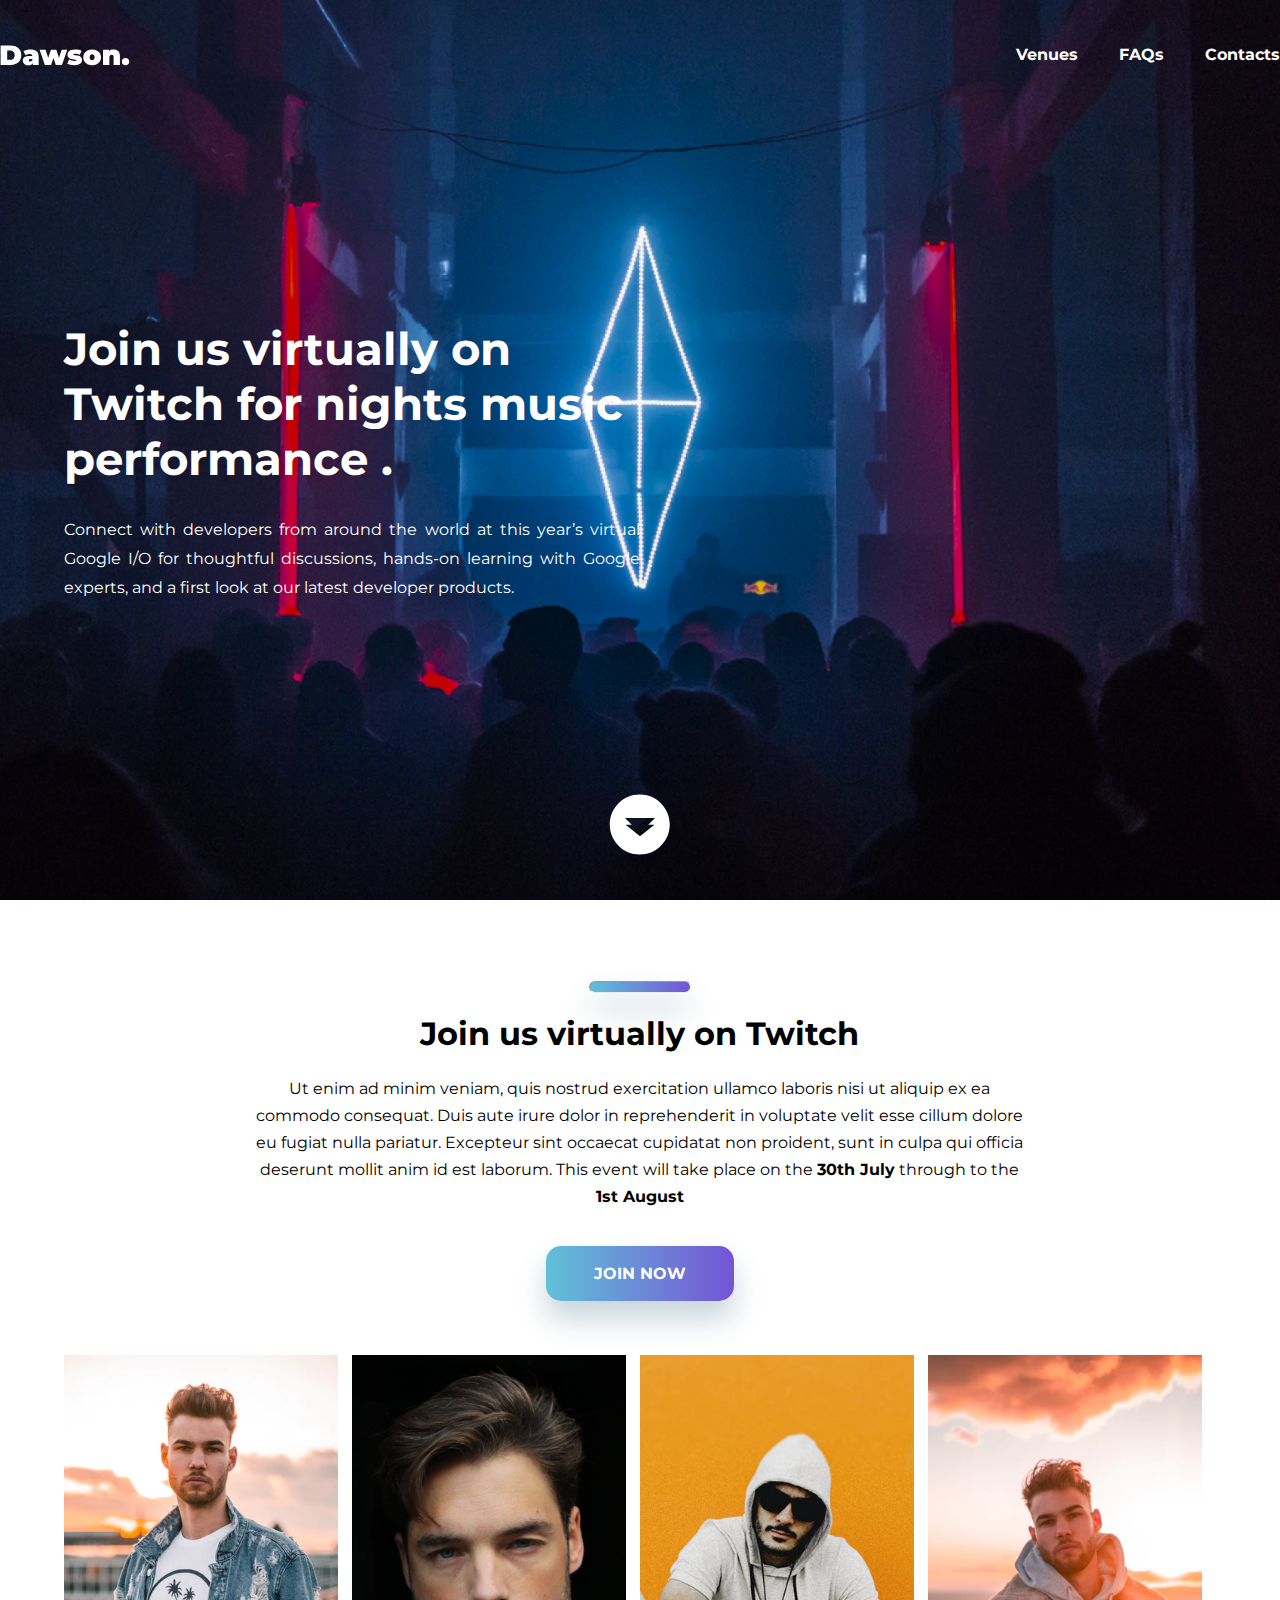
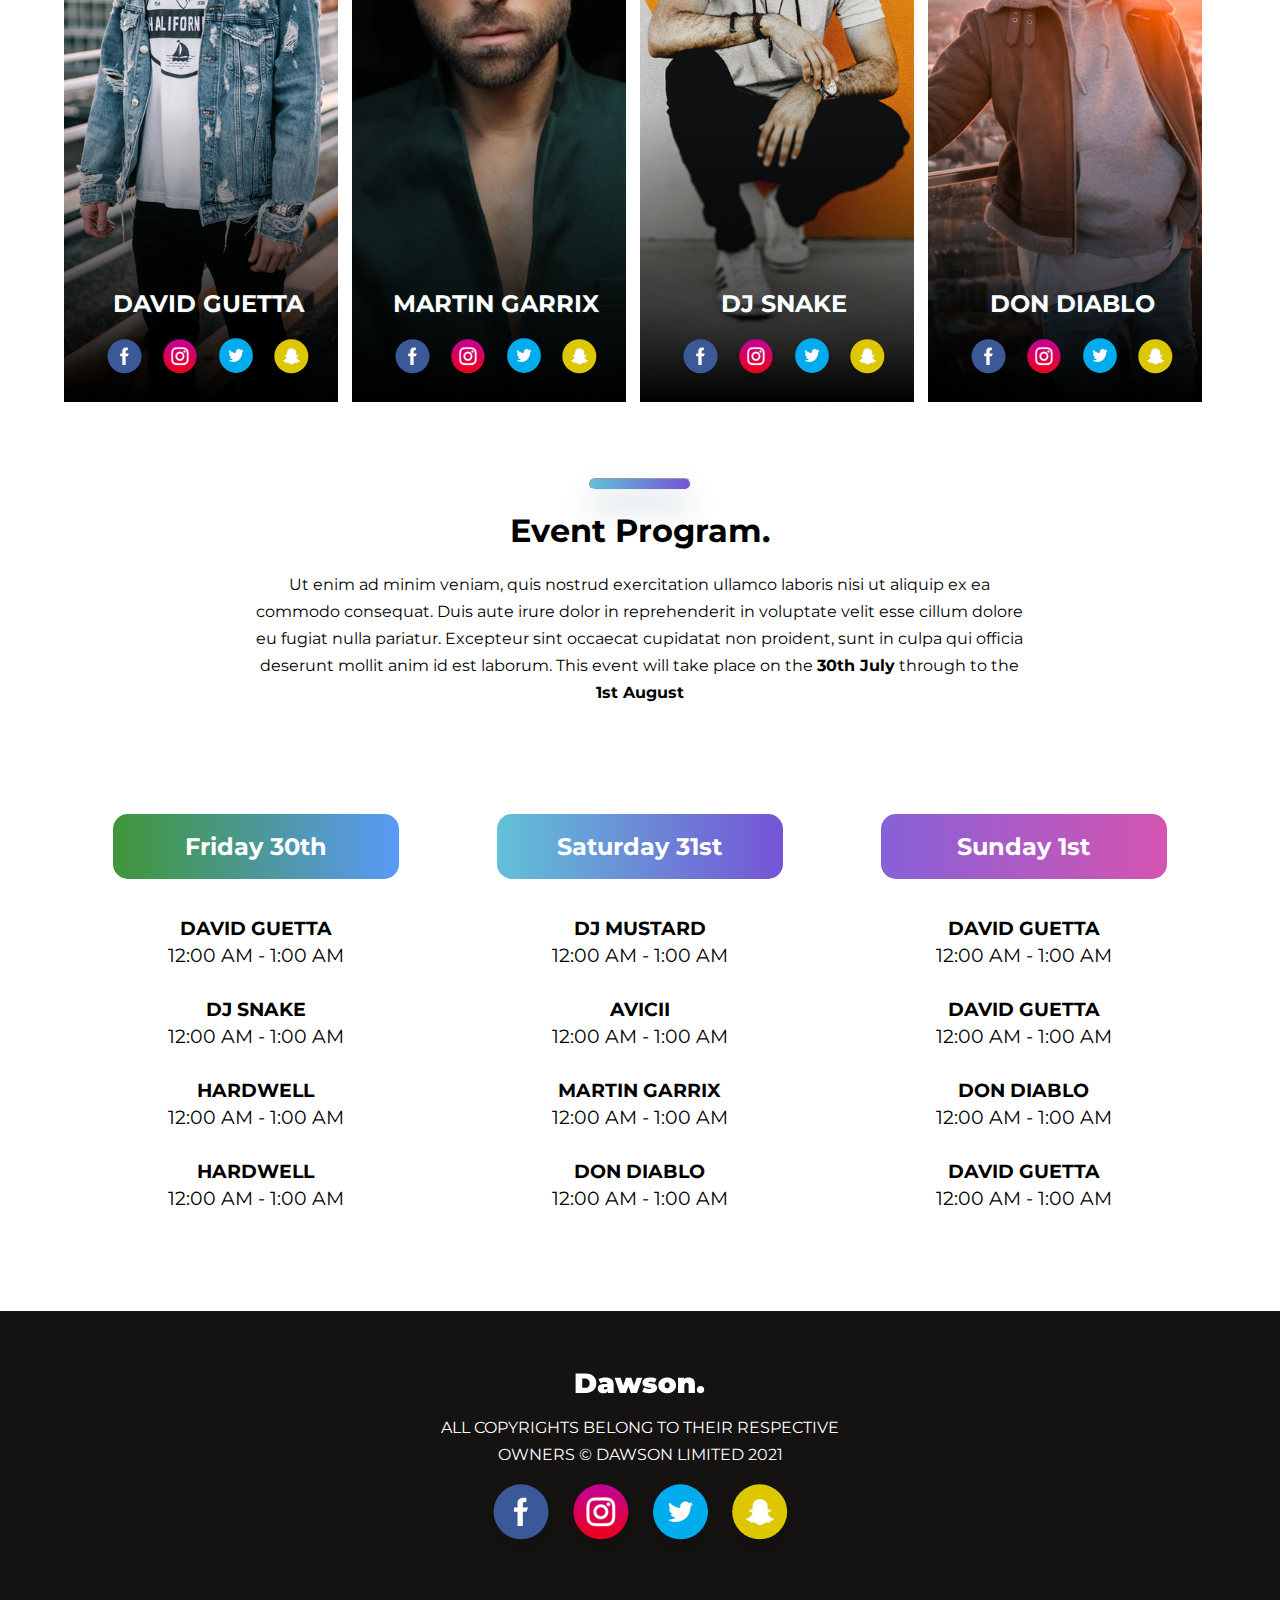
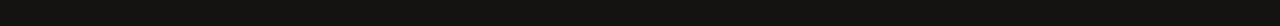
<file: index.html>
<!DOCTYPE html>
<html lang="en">
    <head>
        <title>HOME</title>
        <meta charset="utf-8">
        <link rel="stylesheet" type="text/css" href="css/style.css">
        <link rel="icon"  type="image/png" href="imgs/logo.png" sizes="200x200">
        <meta name="viewport" content="width=device-width, initial-scale=1.0"/>
        <!--FONT LINK-->
        <link rel="preconnect" href="https://fonts.gstatic.com">
        <link href="https://fonts.googleapis.com/css2?family=Montserrat:wght@400;700&display=swap" rel="stylesheet">
        
    <style>

    </style>
    </head>
    <body id="body">                
        
        <header>
            <nav class="container col-12">
                <a href="index.html"><img src="imgs/logo.svg" alt="logo"></a>
                <ul class="shown_nav">
                    <li><a href="stages.html">Venues</a></li>
                    <li><a href="faqs.html">FAQs</a></li>
                    <li><a href="contact.html">Contacts</a></li>
                </ul>
                
                <a href="#!" onclick="now_nav()" class="hidden_nav">
                    <img src="imgs/menu.svg" alt="menu" id="navicon">
                    <img src="imgs/close.svg" alt="x" id="close_icon">
                </a>

                <div  class="drop_dow" id="drop_dow">
                    <ul>
                        <li><a href="index.html">Home</a></li>
                        <li><a href="stages.html">Venues</a></li>
                        <li><a href="faqs.html">FAQs</a></li>
                        <li><a href="contact.html">Contacts</a></li>
                    </ul>
                </div>

            </nav>

            <!--Header Title-->
            <div class="container">
                <div class="col-6">
                    <h1>Join us virtually on Twitch for nights music performance .</h1>
                    <p>Connect with developers from around the world at this year’s virtual Google I/O for thoughtful discussions, hands-on 
                        learning with Google experts, and a first look at our latest developer products.</p>
                </div>
                <div class="col-6"></div>
            </div>
            <!--/Header Title-->

            
            <div id="body_bg"></div>
            <a href="#line"><img src="imgs/arrow_down.svg" alt="scroll_down"></a>


        </header>

        <!--EVENT INFO-->
        <div class="container title"  id="line">
            <div class="col-8">
                <hr>
                <h1>Join us virtually on Twitch</h1>
                <p>Ut enim ad minim veniam, quis nostrud exercitation ullamco laboris nisi ut aliquip ex ea commodo consequat. Duis aute irure dolor in reprehenderit in voluptate velit esse cillum dolore eu fugiat nulla pariatur. 
                    Excepteur sint occaecat cupidatat non proident, sunt in culpa qui officia deserunt mollit anim id est laborum. This event will take place on the <b>30th July</b> through to the <b>1st August</b></p>
                <a href="#!" class="action_btn">Join now</a>    
            </div>
        </div>
        <!--/EVENT INFO-->

        <!--ARTISTS-->
        <div class="container artists">
            <article class="col-3">
                <img src="imgs/4.png" alt="img1">
                <div>
                    <h2>DAVID GUETTA</h2>
                    <ul>
                        <li><a href="#!"><img src="imgs/FB.svg" alt="fb"></a></li>
                        <li><a href="#!"><img src="imgs/INSTA.svg" alt="INSTA"></a></li>
                        <li><a href="#!"><img src="imgs/TWIITER.svg" alt="TWIITER"></a></li>
                        <li><a href="#!"><img src="imgs/SNAPCHAT.svg" alt="snap"></a></li>
                    </ul>
                </div>
            </article>

            <article class="col-3">
                <img src="imgs/3.png" alt="img1">
                <div>
                    <h2>MARTIN GARRIX</h2>
                    <ul>
                        <li><a href="#!"><img src="imgs/FB.svg" alt="fb"></a></li>
                        <li><a href="#!"><img src="imgs/INSTA.svg" alt="INSTA"></a></li>
                        <li><a href="#!"><img src="imgs/TWIITER.svg" alt="TWIITER"></a></li>
                        <li><a href="#!"><img src="imgs/SNAPCHAT.svg" alt="snap"></a></li>
                    </ul>
                </div>
            </article>

            <article class="col-3">
                <img src="imgs/2.png" alt="img1">
                <div>
                    <h2>DJ SNAKE</h2>
                    <ul>
                        <li><a href="#!"><img src="imgs/FB.svg" alt="fb"></a></li>
                        <li><a href="#!"><img src="imgs/INSTA.svg" alt="INSTA"></a></li>
                        <li><a href="#!"><img src="imgs/TWIITER.svg" alt="TWIITER"></a></li>
                        <li><a href="#!"><img src="imgs/SNAPCHAT.svg" alt="snap"></a></li>
                    </ul>
                </div>
            </article>

            <article class="col-3">
                <img src="imgs/1.png" alt="img1">
                <div>
                    <h2>DON DIABLO</h2>
                    <ul>
                        <li><a href="#!"><img src="imgs/FB.svg" alt="fb"></a></li>
                        <li><a href="#!"><img src="imgs/INSTA.svg" alt="INSTA"></a></li>
                        <li><a href="#!"><img src="imgs/TWIITER.svg" alt="TWIITER"></a></li>
                        <li><a href="#!"><img src="imgs/SNAPCHAT.svg" alt="snap"></a></li>
                    </ul>
                </div>
            </article>



            <p class="clear"></p>
        </div>
        <!--/ARTISTS-->

        <!--EVENT PROGRAM-->
        <div class="container title">
            <div class="col-8">
                <hr>
                <h1>Event Program.</h1>
                <p>Ut enim ad minim veniam, quis nostrud exercitation ullamco laboris nisi ut aliquip ex ea commodo consequat. Duis aute irure dolor in reprehenderit in voluptate velit esse cillum dolore eu fugiat nulla pariatur. 
                    Excepteur sint occaecat cupidatat non proident, sunt in culpa qui officia deserunt mollit anim id est laborum. This event will take place on the <b>30th July</b> through to the <b>1st August</b></p>   
            </div>
        </div>
        <section class="container program">
            <div class="col-4">
                <h2>Friday 30th</h2>
                <ul>
                    <li><b>David Guetta</b><br>12:00 AM - 1:00 AM</li>
                    <li><b>dj snake</b><br>12:00 AM - 1:00 AM</li>
                    <li><b>Hardwell</b><br>12:00 AM - 1:00 AM</li>
                    <li><b>Hardwell</b><br>12:00 AM - 1:00 AM</li>
                </ul>
            </div>
            <div class="col-4">
                <h2>Saturday 31st</h2>
                <ul>
                    <li><b>dj mustard</b><br>12:00 AM - 1:00 AM</li>
                    <li><b>Avicii</b><br>12:00 AM - 1:00 AM</li>
                    <li><b>Martin Garrix</b><br>12:00 AM - 1:00 AM</li>
                    <li><b>Don Diablo</b><br>12:00 AM - 1:00 AM</li>
                </ul>
            </div>
            <div class="col-4">
                <h2>Sunday 1st</h2>
                <ul>
                    <li><b>David Guetta</b><br>12:00 AM - 1:00 AM</li>
                    <li><b>David Guetta</b><br>12:00 AM - 1:00 AM</li>
                    <li><b>Don Diablo</b><br>12:00 AM - 1:00 AM</li>
                    <li><b>David Guetta</b><br>12:00 AM - 1:00 AM</li>
                </ul>
            </div>
            <p class="clear"></p>
        </section>   
        <!--/EVENT PROGRAM-->



        <footer class="uncontainer">
            <div class="col-12">
                <img src="imgs/logo.svg" alt="logo">
                <p>all copyrights belong to their respective<br> owners © Dawson limited 2021</p>
                <ul>
                    <li><a href="#!"><img src="imgs/FB.svg" alt="fb"></a></li>
                    <li><a href="#!"><img src="imgs/INSTA.svg" alt="INSTA"></a></li>
                    <li><a href="#!"><img src="imgs/TWIITER.svg" alt="TWIITER"></a></li>
                    <li><a href="#!"><img src="imgs/SNAPCHAT.svg" alt="snap"></a></li>
                </ul>
                
            </div>
        </footer>


        <script src="js/script.js" ></script>
    </body>
</html>
</file>
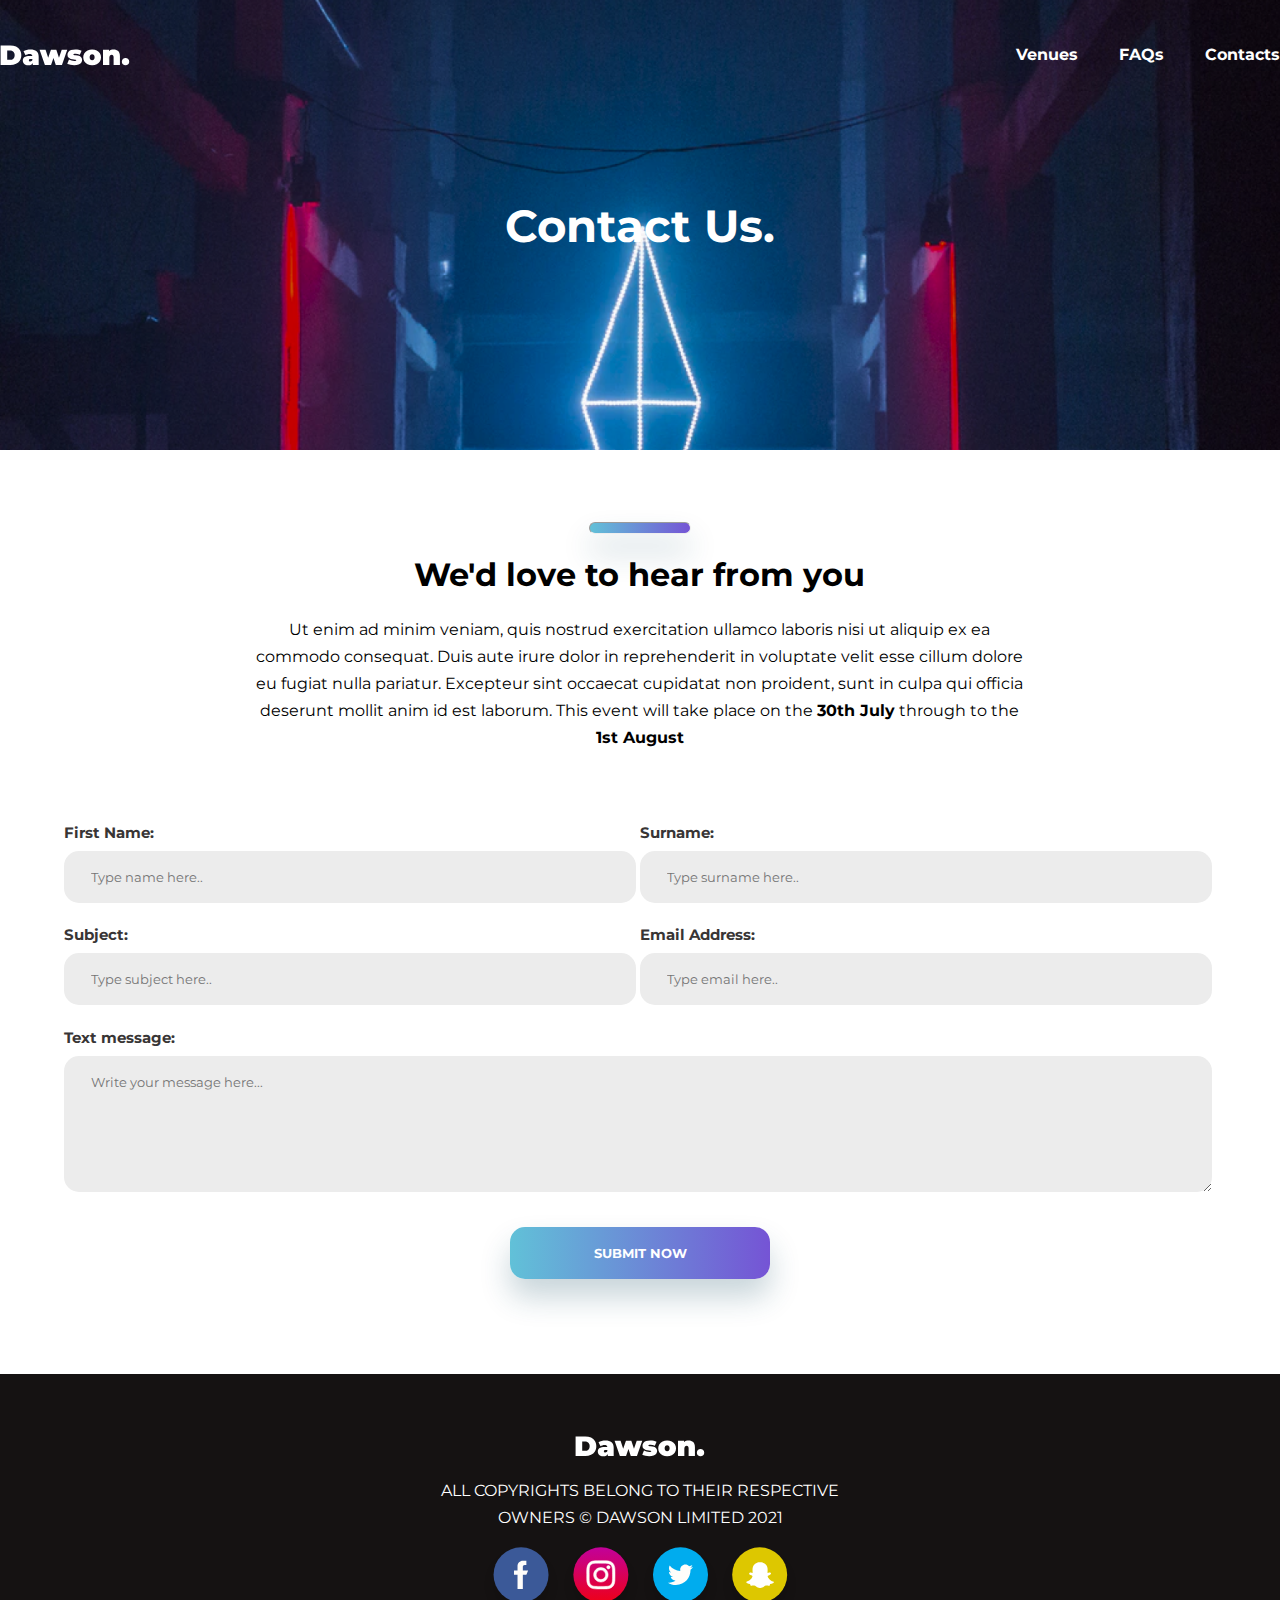
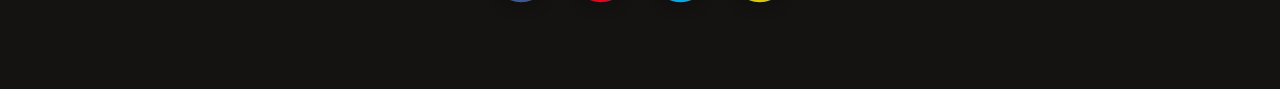
<file: contact.html>
<!DOCTYPE html>
<html lang="en">
    <head>
        <title>Contact</title>
        <meta charset="utf-8">
        <meta name="author" content="Mohamed MAZOUZ">
        <link rel="stylesheet" type="text/css" href="css/style.css">
        <link rel="icon"  type="image/png" href="imgs/logo.png" sizes="200x200">
        <meta name="viewport" content="width=device-width, initial-scale=1.0"/>
        <link rel="preconnect" href="https://fonts.gstatic.com">
        <link href="https://fonts.googleapis.com/css2?family=Montserrat:wght@400;700&display=swap" rel="stylesheet">
        <style>
            .error_style{
                outline: 4px solid red;     
            }
            .validated_style{   
                outline: 4px solid #2ecc71;
            }
        </style>    
    </head>
    <body id="body">

        <header class="pages_header">
            <nav class="container col-12">
                <a href="index.html"><img src="imgs/logo.svg" alt="logo"></a>
                <ul class="shown_nav">
                    <li><a href="stages.html">Venues</a></li>
                    <li><a href="faqs.html">FAQs</a></li>
                    <li><a href="contact.html">Contacts</a></li>
                </ul>
                
                <a href="#!" onclick="now_nav()" class="hidden_nav">
                    <img src="imgs/menu.svg" alt="menu" id="navicon">
                    <img src="imgs/close.svg" alt="x" id="close_icon">
                </a>

                <div  class="drop_dow" id="drop_dow">
                    <ul>
                        <li><a href="index.html">Home</a></li>
                        <li><a href="stages.html">Venues</a></li>
                        <li><a href="faqs.html">FAQs</a></li>
                        <li><a href="contact.html">Contacts</a></li>
                    </ul>
                </div>

            </nav>
            <!--Header Title-->
            <div class="container">
                <div class="col-12">
                    <h1>Contact Us.</h1>
                </div>
            </div>
            <!--/Header Title-->
        </header>
        <div id="body_bg"></div>
        
        <!--EVENT INFO-->
        <div class="container title">
            <div class="col-8">
                <hr id="line">
                <h1>We'd love to hear from you</h1>
                <p>Ut enim ad minim veniam, quis nostrud exercitation ullamco laboris nisi ut aliquip ex ea commodo consequat. Duis aute irure dolor in reprehenderit in voluptate velit esse cillum dolore eu fugiat nulla pariatur. 
                    Excepteur sint occaecat cupidatat non proident, sunt in culpa qui officia deserunt mollit anim id est laborum. This event will take place on the <b>30th July</b> through to the <b>1st August</b></p>
            </div>
        </div>
        <!--/EVENT INFO-->

        <!--CONTACT FORM-->
        <form class="container" id="form">
            <div class="col-6">
                <label id="label_name">First Name:</label>
                <input type="text"  name="fname" id="username" placeholder="Type name here..">
            </div>
            <div class="col-6">
                <label>Surname:</label>
                <input type="text"  name="fname" id="surname" placeholder="Type surname here..">
                <span></span>
            </div>
            <div class="col-6">
                <label>Subject:</label>
                <input type="text"  name="fname" id="subject" placeholder="Type subject here..">
                <span></span>
            </div>
            <div class="col-6">
                <label>Email Address:</label>
                <input type="email"  name="fname" id="email" placeholder="Type email here..">
                <span></span>
            </div>

            <div class="col-12">
                <label>Text message:</label>
                <textarea name="message" id="txt_mesg" placeholder="Write your message here..."></textarea>
            </div>

            <div class="col-3">
                <p class="clear"></p>

                <input type="submit" value="Submit Now"  class="action_btn">
            </div>
        </form> 
        <!--CONTACT FORM-->
        <footer class="uncontainer">
            <div class="col-12">
                <img src="imgs/logo.svg" alt="logo">
                <p>all copyrights belong to their respective<br> owners © Dawson limited 2021</p>
                <ul>
                    <li><a href="#!"><img src="imgs/FB.svg" alt="fb"></a></li>
                    <li><a href="#!"><img src="imgs/INSTA.svg" alt="INSTA"></a></li>
                    <li><a href="#!"><img src="imgs/TWIITER.svg" alt="TWIITER"></a></li>
                    <li><a href="#!"><img src="imgs/SNAPCHAT.svg" alt="snap"></a></li>
                </ul>
                
            </div>
        </footer>






        <script src="js/script.js" ></script> 
    </body>
</html>
</file>
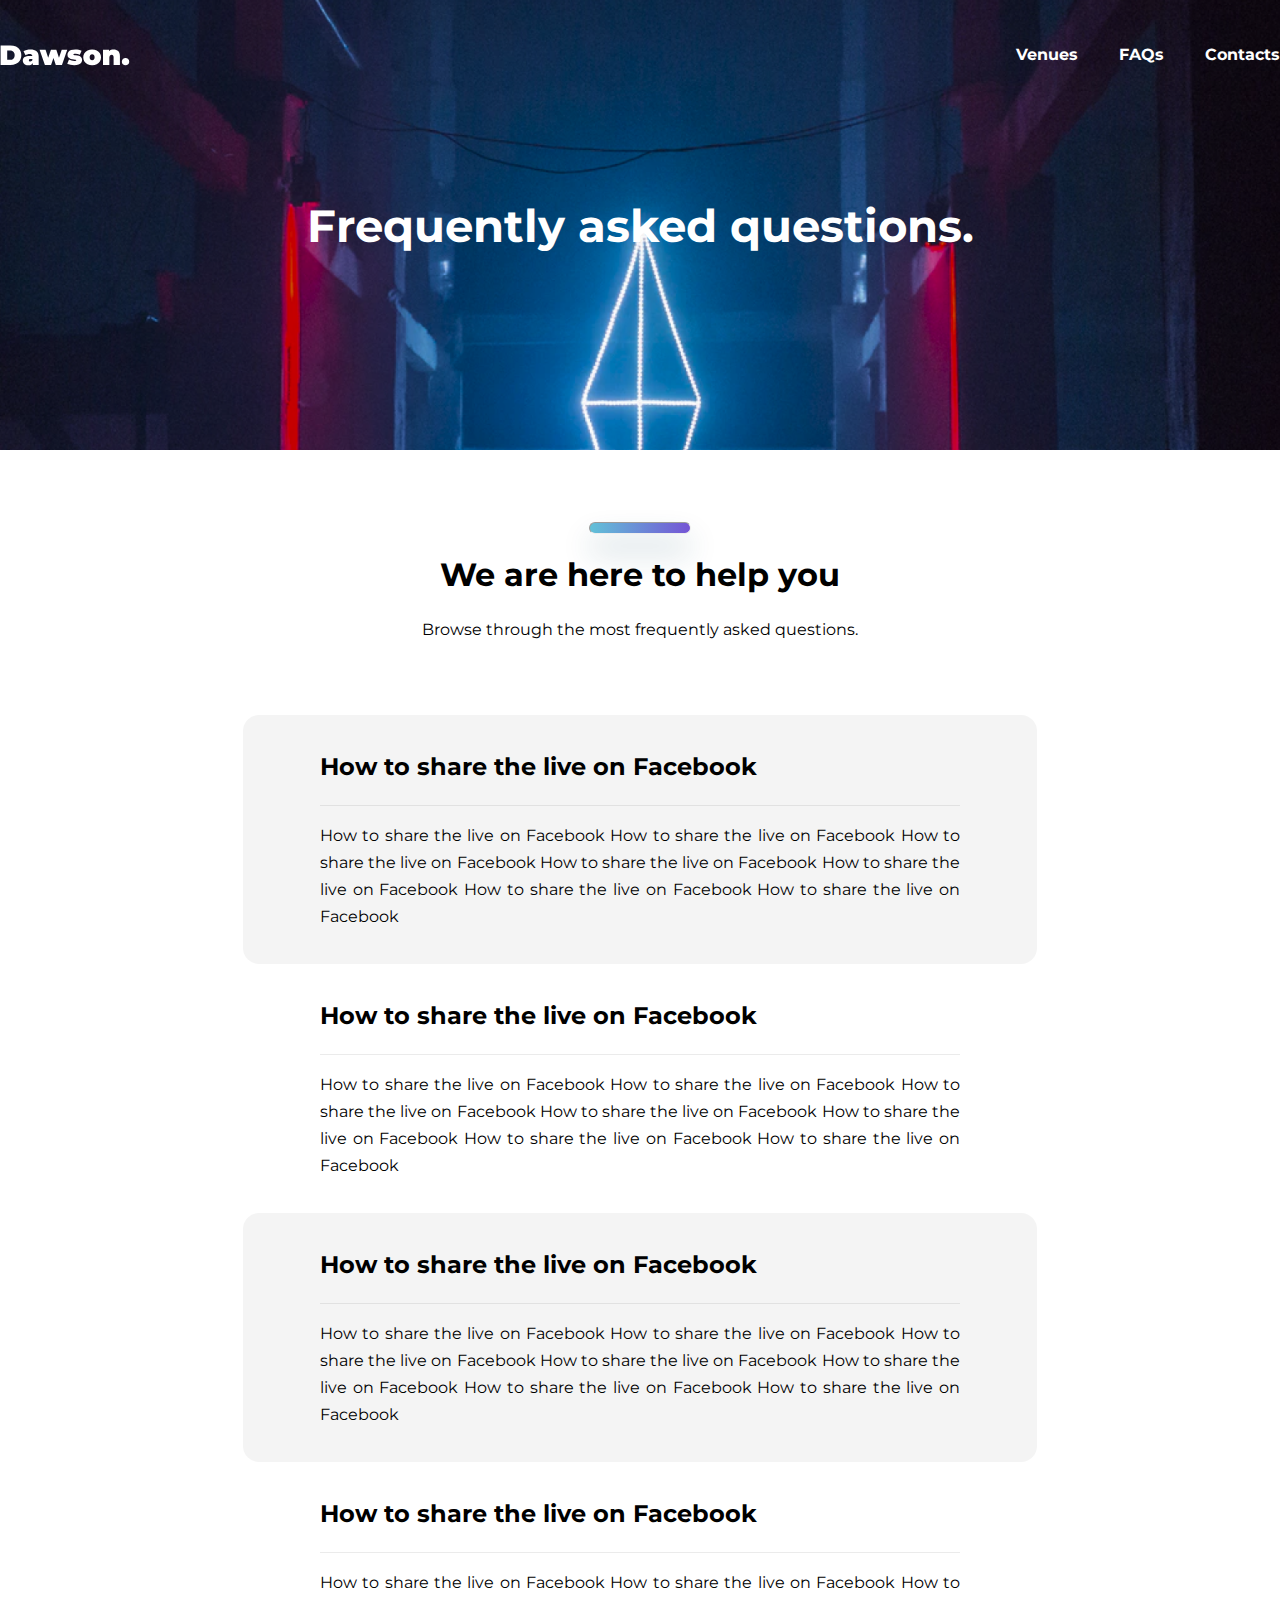
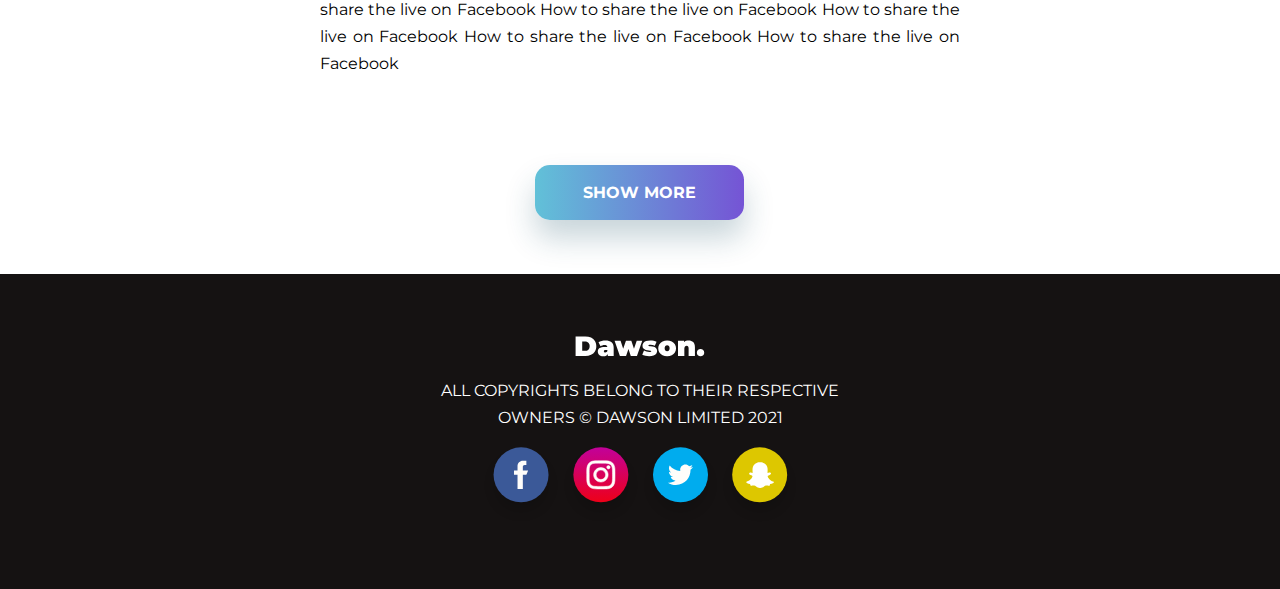
<file: faqs.html>
<!DOCTYPE html>
<html lang="en">
    <head>
        <title>FAQs</title>
        <meta charset="utf-8">
        <link rel="stylesheet" type="text/css" href="css/style.css">
        <link rel="icon"  type="image/png" href="imgs/logo.png" sizes="200x200">
        <meta name="viewport" content="width=device-width, initial-scale=1.0"/>
        <!--FONT LINK-->
        <link rel="preconnect" href="https://fonts.gstatic.com">
        <link href="https://fonts.googleapis.com/css2?family=Montserrat:wght@400;700&display=swap" rel="stylesheet">
        <style>


        </style>
    </head>
    <body id="body">
        <header class="pages_header">
            <nav class="container col-12">
                <a href="index.html"><img src="imgs/logo.svg" alt="logo"></a>
                <ul class="shown_nav">
                    <li><a href="stages.html">Venues</a></li>
                    <li><a href="faqs.html">FAQs</a></li>
                    <li><a href="contact.html">Contacts</a></li>
                </ul>
                
                <a href="#!" onclick="now_nav()" class="hidden_nav">
                    <img src="imgs/menu.svg" alt="menu" id="navicon">
                    <img src="imgs/close.svg" alt="x" id="close_icon">
                </a>

                <div  class="drop_dow" id="drop_dow">
                    <ul>
                        <li><a href="index.html">Home</a></li>
                        <li><a href="stages.html">Venues</a></li>
                        <li><a href="faqs.html">FAQs</a></li>
                        <li><a href="contact.html">Contacts</a></li>
                    </ul>
                </div>

            </nav>

            <div class="container">
                <div class="col-12">
                    <h1>Frequently asked questions.</h1>
                </div>
            </div>
        </header>
        <div id="body_bg"></div>

        <div class="container title">
            <div class="col-10">
                <hr id="line">
                <h1>We are here to help you</h1>
                <p>Browse through the most frequently asked questions.</p>
            </div>
        </div>


        <div class="container qns">
            <article>
                <h2>How to share the live on Facebook</h2>
            </article>
            <div >
                <p>How to share the live on Facebook How to share the live on Facebook How to share the live on Facebook How to share the live on Facebook How to share the live on Facebook How to share the live on Facebook How to share the live on Facebook</p>
            </div>
        </div> 

        <div class="container qns">
            <article>
                <h2>How to share the live on Facebook</h2>
            </article>
            <div >
                <p>How to share the live on Facebook How to share the live on Facebook How to share the live on Facebook How to share the live on Facebook How to share the live on Facebook How to share the live on Facebook How to share the live on Facebook</p>
            </div>
        </div> 
        <div class="container qns">
            <article>
                <h2>How to share the live on Facebook</h2>
            </article>
            <div >
                <p>How to share the live on Facebook How to share the live on Facebook How to share the live on Facebook How to share the live on Facebook How to share the live on Facebook How to share the live on Facebook How to share the live on Facebook</p>
            </div>
        </div> 

        <div class="container qns">
            <article>
                <h2>How to share the live on Facebook</h2>
            </article>
            <div >
                <p>How to share the live on Facebook How to share the live on Facebook How to share the live on Facebook How to share the live on Facebook How to share the live on Facebook How to share the live on Facebook How to share the live on Facebook</p>
            </div>
        </div> 

        <div id="hidden_qns">
            <div class="container qns">
                <article>
                    <h2>How to share the live on Facebook</h2>
                </article>
                <div >
                    <p>How to share the live on Facebook How to share the live on Facebook How to share the live on Facebook How to share the live on Facebook How to share the live on Facebook How to share the live on Facebook How to share the live on Facebook</p>
                </div>
            </div> 

            <div class="container qns">
                <article>
                    <h2>How to share the live on Facebook</h2>
                </article>
                <div >
                    <p>How to share the live on Facebook How to share the live on Facebook How to share the live on Facebook How to share the live on Facebook How to share the live on Facebook How to share the live on Facebook How to share the live on Facebook</p>
                </div>
            </div> 
            <div class="container qns">
                <article>
                    <h2>(The Extremes of Good and Evil) by Cicero, written in 45 BC. </h2>
                </article>
                <div >
                    <p>Excepteur sint occaecat cupidatat non proident, sunt in culpa qui officia deserunt mollit anim id est laborum, quis nostrud exercitation ullamco laboris nisi ut aliquip ex ea commodo consequat.</p>
                </div>
            </div> 

            <div class="container qns">
                <article>
                    <h2>Generate Lorem Ipsum which looks reasonabl</h2>
                </article>
                <div >
                    <p>Lorem ipsum dolor sit amet, consectetur adipiscing elit, sed do eiusmod tempor incididunt ut labore et dolore magna aliqua. </p>
                </div>
            </div> 
        </div>


        <div class="container title">
            <div class="col-8">
                <a href="#!" onclick="show_hide()" class="action_btn" id="btn">SHOW MORE </a> 
            </div>
        </div>


        <p class="clear"></p>
        <footer class="uncontainer">
            <div class="col-12">
                <img src="imgs/logo.svg" alt="logo">
                <p>all copyrights belong to their respective<br> owners © Dawson limited 2021</p>
                <ul>
                    <li><a href="#!"><img src="imgs/FB.svg" alt="fb"></a></li>
                    <li><a href="#!"><img src="imgs/INSTA.svg" alt="INSTA"></a></li>
                    <li><a href="#!"><img src="imgs/TWIITER.svg" alt="TWIITER"></a></li>
                    <li><a href="#!"><img src="imgs/SNAPCHAT.svg" alt="snap"></a></li>
                </ul>
                
            </div>
        </footer>


        <script src="js/script.js" ></script>
    </body>
</html>
</file>
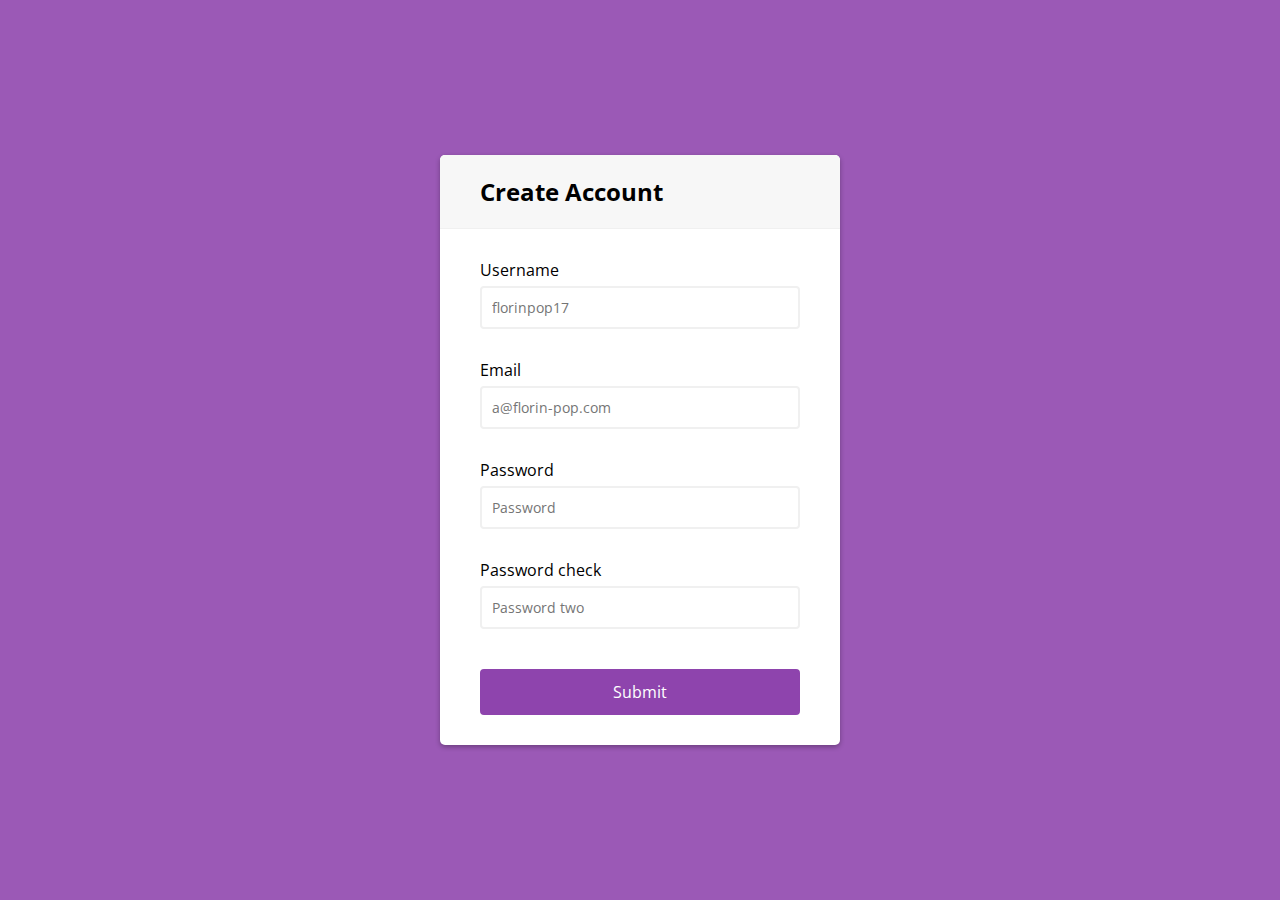
<file: form_validation_test.html>
<!DOCTYPE html>
<html lang="en">
    <head>
        <meta charset="utf-8"> 
        <meta name="viewport" content="width=device-width, initial-scale=1.0"/>
    <style>
        @import url('https://fonts.googleapis.com/css?family=Muli&display=swap');
        @import url('https://fonts.googleapis.com/css?family=Open+Sans:400,500&display=swap');

        * {
            box-sizing: border-box;
        }

        body {
            background-color: #9b59b6;
            font-family: 'Open Sans', sans-serif;
            display: flex;
            align-items: center;
            justify-content: center;
            min-height: 100vh;
            margin: 0;
        }

        .container {
            background-color: #fff;
            border-radius: 5px;
            box-shadow: 0 2px 5px rgba(0, 0, 0, 0.3);
            overflow: hidden;
            width: 400px;
            max-width: 100%;
        }

        .header {
            border-bottom: 1px solid #f0f0f0;
            background-color: #f7f7f7;
            padding: 20px 40px;
        }

        .header h2 {
            margin: 0;
        }

        .form {
            padding: 30px 40px;	
        }

        .form-control {
            margin-bottom: 10px;
            padding-bottom: 20px;
            position: relative;
        }

        .form-control label {
            display: inline-block;
            margin-bottom: 5px;
        }

        .form-control input {
            border: 2px solid #f0f0f0;
            border-radius: 4px;
            display: block;
            font-family: inherit;
            font-size: 14px;
            padding: 10px;
            width: 100%;
        }

        .form-control input:focus {
            outline: 0;
            border-color: #777;
        }

        .form-control.success input {
            border-color: #2ecc71;
        }

        .form-control.error input {
            border-color: #e74c3c;
        }

        .form-control i {
            visibility: hidden;
            position: absolute;
            top: 40px;
            right: 10px;
        }

        .form-control.success i.fa-check-circle {
            color: #2ecc71;
            visibility: visible;
        }

        .form-control.error i.fa-exclamation-circle {
            color: #e74c3c;
            visibility: visible;
        }

        .form-control small {
            color: #e74c3c;
            position: absolute;
            bottom: 0;
            left: 0;
            visibility: hidden;
        }

        .form-control.error small {
            visibility: visible;
        }

        .form button {
            background-color: #8e44ad;
            border: 2px solid #8e44ad;
            border-radius: 4px;
            color: #fff;
            display: block;
            font-family: inherit;
            font-size: 16px;
            padding: 10px;
            margin-top: 20px;
            width: 100%;
        }





    </style>
    </head>

    <body>

        <div class="container">
            <div class="header">
                <h2>Create Account</h2>
            </div>
            <form id="form" class="form">
                <div class="form-control">
                    <label for="username">Username</label>
                    <input type="text" placeholder="florinpop17" id="username" />
                    <i class="fas fa-check-circle"></i>
                    <i class="fas fa-exclamation-circle"></i>
                    <small>Error message</small>
                </div>
                <div class="form-control">
                    <label for="username">Email</label>
                    <input type="email" placeholder="a@florin-pop.com" id="email" required/>
                    <i class="fas fa-check-circle"></i>
                    <i class="fas fa-exclamation-circle"></i>
                    <small>Error message</small>
                </div>
                <div class="form-control">
                    <label for="username">Password</label>
                    <input type="password" placeholder="Password" id="password"/>
                    <i class="fas fa-check-circle"></i>
                    <i class="fas fa-exclamation-circle"></i>
                    <small>Error message</small>
                </div>
                <div class="form-control">
                    <label for="username">Password check</label>
                    <input type="password" placeholder="Password two" id="password2"/>
                    <i class="fas fa-check-circle"></i>
                    <i class="fas fa-exclamation-circle"></i>
                    <small>Error message</small>
                </div>
                <button>Submit</button>
            </form>
        </div>
 



        <script>
            const form = document.getElementById('form');
            const username = document.getElementById('username');
            const email = document.getElementById('email');
            const password = document.getElementById('password');
            const password2 = document.getElementById('password2');

            form.addEventListener('submit', e => {
                e.preventDefault();
                
                checkInputs();
            });

            function checkInputs() {
                // trim to remove the whitespaces
                const usernameValue = username.value.trim();
                const emailValue = email.value.trim();
                const passwordValue = password.value.trim();
                const password2Value = password2.value.trim();
                
                if(usernameValue === '') {
                    setErrorFor(username, 'Username cannot be blank');
                } else {
                    setSuccessFor(username);
                }
                
                if(emailValue === '') {
                    setErrorFor(email, 'Email cannot be blank');
                } else if (!isEmail(emailValue)) {
                    setErrorFor(email, 'Not a valid email');
                } else {
                    setSuccessFor(email);
                }
                
                if(passwordValue === '') {
                    setErrorFor(password, 'Password cannot be blank');
                } else {
                    setSuccessFor(password);
                }
                
                if(password2Value === '') {
                    setErrorFor(password2, 'Password2 cannot be blank');
                } else if(passwordValue !== password2Value) {
                    setErrorFor(password2, 'Passwords does not match');
                } else{
                    setSuccessFor(password2);
                }
            }

            function setErrorFor(input, message) {
                const formControl = input.parentElement;
                const small = formControl.querySelector('small');
                formControl.className = 'form-control error';
                small.innerText = message;
            }

            function setSuccessFor(input) {
                const formControl = input.parentElement;
                formControl.className = 'form-control success';
            }
                
            function isEmail(email) {
                return /^(([^<>()\[\]\\.,;:\s@"]+(\.[^<>()\[\]\\.,;:\s@"]+)*)|(".+"))@((\[[0-9]{1,3}\.[0-9]{1,3}\.[0-9]{1,3}\.[0-9]{1,3}])|(([a-zA-Z\-0-9]+\.)+[a-zA-Z]{2,}))$/.test(email);
            }













            // SOCIAL PANEL JS
            const floating_btn = document.querySelector('.floating-btn');
            const close_btn = document.querySelector('.close-btn');
            const social_panel_container = document.querySelector('.social-panel-container');

            floating_btn.addEventListener('click', () => {
                social_panel_container.classList.toggle('visible')
            });

            close_btn.addEventListener('click', () => {
                social_panel_container.classList.remove('visible')
            });




        </script>
    </body>

</html>
</file>
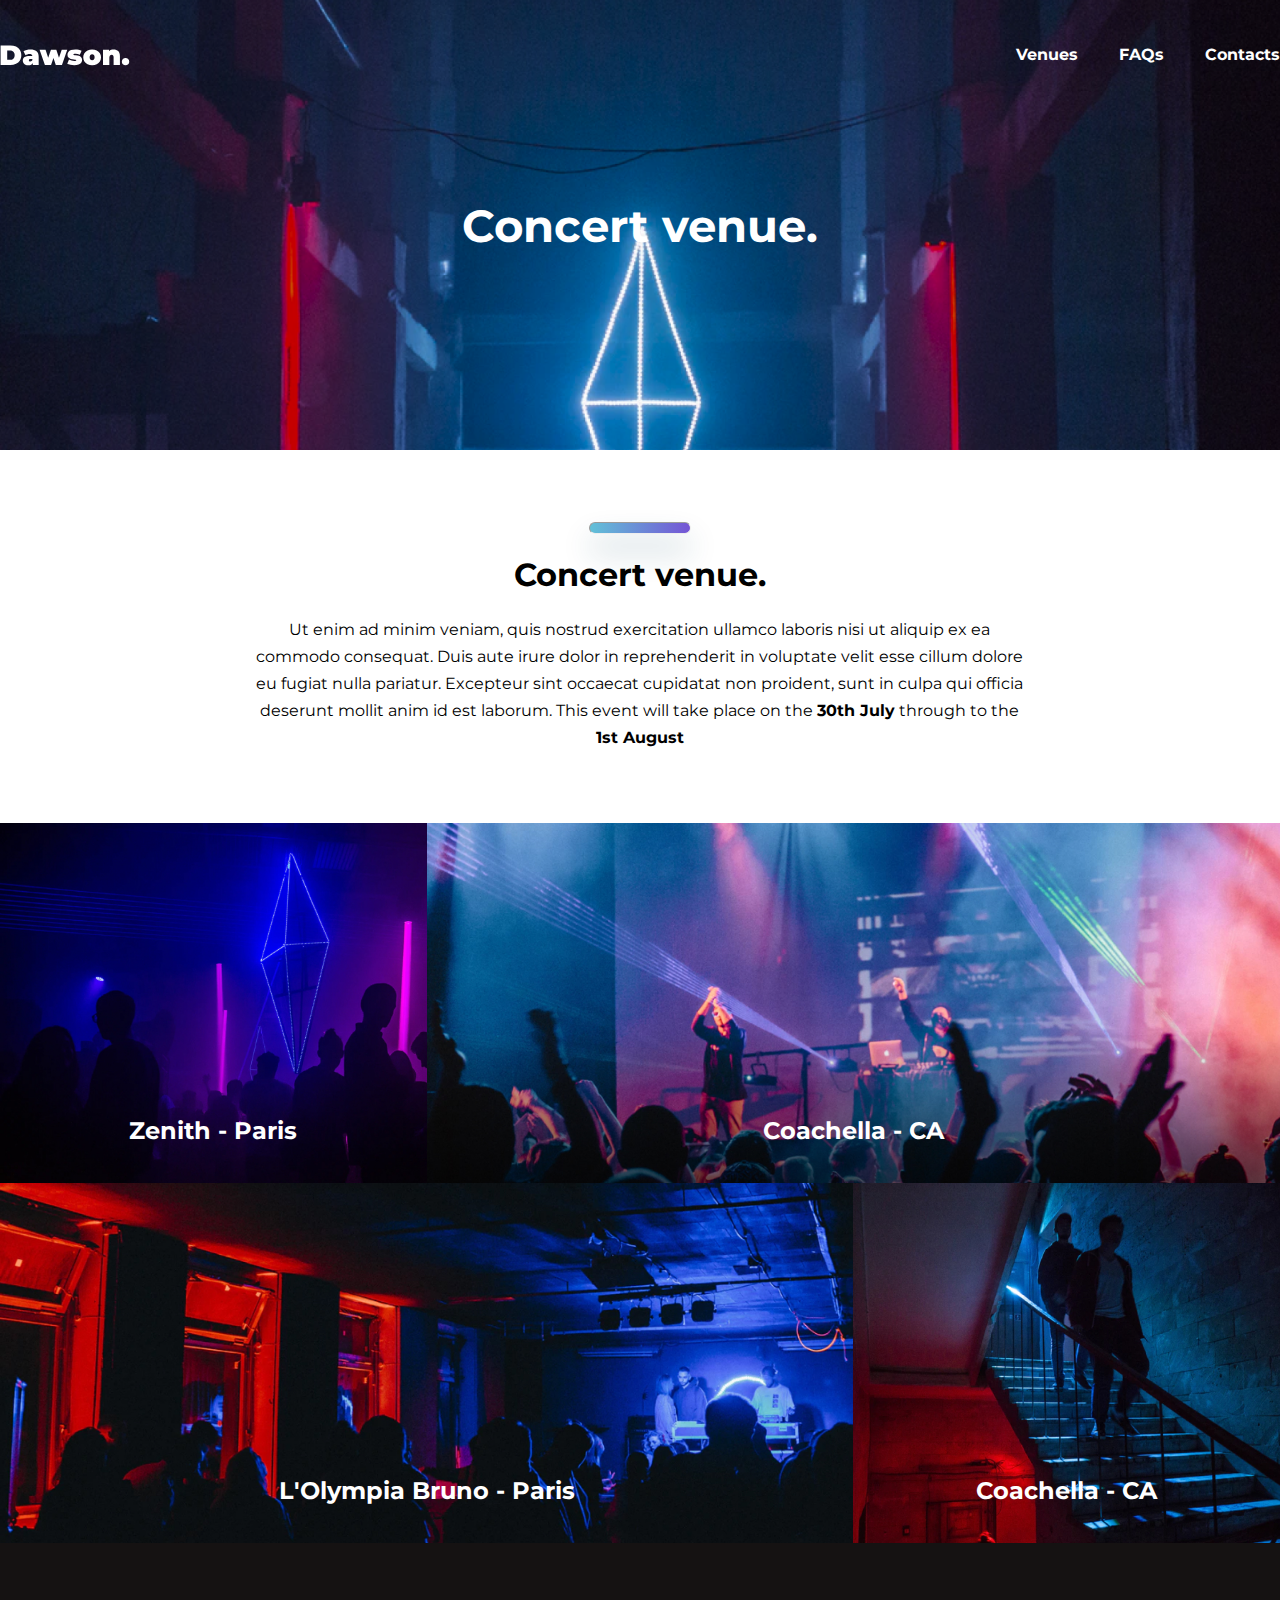
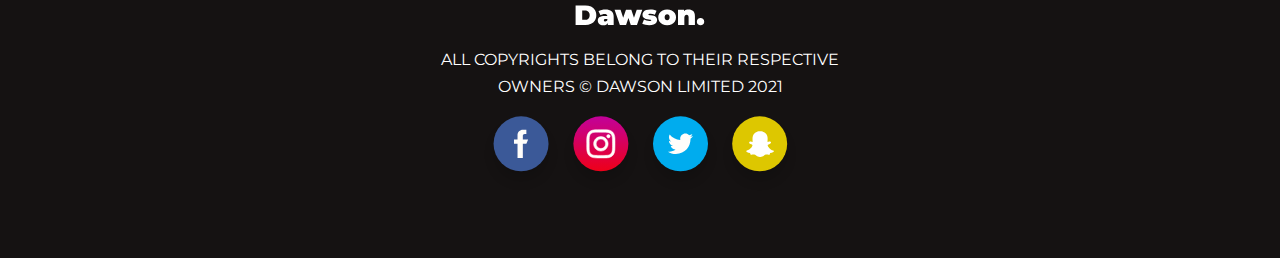
<file: stages.html>
<!DOCTYPE html>
<html lang="en">
    <head>
        <title>Stages</title>
        <meta charset="utf-8">
        <meta name="author" content="Mohamed MAZOUZ">
        <link rel="stylesheet" type="text/css" href="css/style.css">
        <link rel="icon"  type="image/png" href="imgs/logo.png" sizes="200x200">
        <meta name="viewport" content="width=device-width, initial-scale=1.0"/>
        <link rel="preconnect" href="https://fonts.gstatic.com">
        <link href="https://fonts.googleapis.com/css2?family=Montserrat:wght@400;700&display=swap" rel="stylesheet">
    </head>
    <body id="body">
        <header class="pages_header">
            <nav class="container col-12">
                <a href="index.html"><img src="imgs/logo.svg" alt="logo"></a>
                <ul class="shown_nav">
                    <li><a href="stages.html">Venues</a></li>
                    <li><a href="faqs.html">FAQs</a></li>
                    <li><a href="contact.html">Contacts</a></li>
                </ul>
                
                <a href="#!" onclick="now_nav()" class="hidden_nav">
                    <img src="imgs/menu.svg" alt="menu" id="navicon">
                    <img src="imgs/close.svg" alt="x" id="close_icon">
                </a>

                <div  class="drop_dow" id="drop_dow">
                    <ul>
                        <li><a href="index.html">Home</a></li>
                        <li><a href="stages.html">Venues</a></li>
                        <li><a href="faqs.html">FAQs</a></li>
                        <li><a href="contact.html">Contacts</a></li>
                    </ul>
                </div>

            </nav>

            <div class="container">
                <div class="col-12">
                    <h1>Concert venue.</h1>
                </div>
            </div>
        </header>
        <div id="body_bg"></div>
        
        <!--EVENT INFO-->
        <div class="container title">
            <div class="col-8">
                <hr>
                <h1>Concert venue.</h1>
                <p>Ut enim ad minim veniam, quis nostrud exercitation ullamco laboris nisi ut aliquip ex ea commodo consequat. Duis aute irure dolor in reprehenderit in voluptate velit esse cillum dolore eu fugiat nulla pariatur. 
                    Excepteur sint occaecat cupidatat non proident, sunt in culpa qui officia deserunt mollit anim id est laborum. This event will take place on the <b>30th July</b> through to the <b>1st August</b></p>   
            </div>
        </div>
        <!--/EVENT INFO-->


        <!--VENUES-->
        <div class="uncontaine stages">

            <div class="col-4">
                <img src="imgs/stage1.jpg" alt="stage1"> 
                <h2>Zenith - Paris</h2>
            </div>

            <div class="col-8">
                <img src="imgs/stage2.jpg" alt="stage1"> 
                <h2>Coachella - CA</h2>
            </div>
            <div class="col-8">
                <img src="imgs/stage3.jpg" alt="stage1"> 
                <h2>L'Olympia Bruno - Paris</h2>
            </div>
            <div class="col-4">
                <img src="imgs/stage4.jpg" alt="stage1"> 
                <h2>Coachella - CA</h2>
            </div>
        </div>
        <!--/VENUES-->

        <p class="clear"></p>

        <footer class="uncontainer">
            <div class="col-12">
                <img src="imgs/logo.svg" alt="logo">
                <p>all copyrights belong to their respective<br> owners © Dawson limited 2021</p>
                <ul>
                    <li><a href="#!"><img src="imgs/FB.svg" alt="fb"></a></li>
                    <li><a href="#!"><img src="imgs/INSTA.svg" alt="INSTA"></a></li>
                    <li><a href="#!"><img src="imgs/TWIITER.svg" alt="TWIITER"></a></li>
                    <li><a href="#!"><img src="imgs/SNAPCHAT.svg" alt="snap"></a></li>
                </ul>
                
            </div>
        </footer>


        <script src="js/script.js" ></script>
    </body>
</html>
</file>
<file: css/style.css>
*{font-family: 'Montserrat', sans-serif;}
ul{list-style-type: none;}
a{text-decoration: none;}
body{margin: 0;}
html{scroll-behavior: smooth;}
/*HEADER*/
header{
    background-image: url("../imgs/BG3.png");
    background-position: center;
    background-repeat: no-repeat;
    width: 100%;
    height: 101vh;
    display: flex;
    justify-content: center;
    align-items: center;
    color: white !important;
    position: relative;
    background-attachment: fixed;
    background-size: cover;
    animation: zoomin 2s;
    animation-timing-function: cubic-bezier(0.62, 0.05, 0.01, 0.99);
}

@keyframes zoomin {
    from {
    background-size: 180%;
    }
    to {
    background-size: 100%;
    }
}


header h1, section h1{font-size: 5vh;}
header p{
    line-height: 180%;
    text-align: justify;
}
header nav>img{width: 100%;}


.container{
    max-width: 1280px;
    width: 90%;
    margin: 8vh auto;
}
.uncontainer{
    width: 100%;
    max-width: none;

}


nav{
    position: absolute;
    top: 5vh;
    margin: 0vh auto !important;
    font-weight: bold;
}

nav ul{margin: 0;}
nav>ul li{
    display: inline-block;
    margin-left: 4vh;
    padding-bottom: 11px;
    transition: border-bottom 0.5s, border-bottom 0.5s;
}

nav ul li:hover{
    border-bottom: 3px solid white;
    border-radius: 2px;
}

nav ul li a{
    text-decoration: none;
    color: white;
}

nav>div{float: left;}
nav>ul{float: right;}

header>a{
    position: absolute;
    bottom: 5vh;
}
header>a>img{
    width: 8vh;
}


/*SECTION ONE*/
.title>div, .program>div, footer>ul{
    text-align: center;
    margin: 0 auto;
}
.title>div p{
    margin-bottom: 6vh;line-height: 3vh;
}
.action_btn, form a{
    padding: 2vh 3em;
    text-decoration: none;
    color: white;
    font-weight: bold;
    text-transform: uppercase;
    background: linear-gradient(90deg, #61C1D8 0%, #7554D5 100%);
    box-shadow: 0px 18px 30px rgba(26, 80, 99, 0.24);
    border-radius: 15px;
}


/*SECTION TWO*/
.artists article, .program div, .stages div{
    float: left;
}

.artists article{
    max-height: 100vh;
    overflow: hidden!important;

    position: relative;
}

.artists img{
    width: 95%;
    filter: grayscale(0%);
    -webkit-transition: width 0.6s cubic-bezier(0.62, 0.05, 0.01, 0.99);
    transition: width 0.6s cubic-bezier(0.62, 0.05, 0.01, 0.99);
    
}
.artists ul img{
    width: 90%;
}

.artists img:hover{
    width: 125%;
    filter: grayscale(100%);
    -webkit-transition: width 0.6s cubic-bezier(0.62, 0.05, 0.01, 0.99);
    transition: width 0.6s cubic-bezier(0.62, 0.05, 0.01, 0.99);
}

.artists div, .artists>h2{
    position: absolute;
    bottom: 0;
    text-align: center; 
    color: white;
}
.artists h2{
    text-shadow: 2px 2px rgba(26, 80, 99, 0.24);
}

.artists ul>li{
    width: 18%;
}

.artists ul{
    padding: 0;
}

.clear{
    clear: left!important;
}

hr{
    width: 100px;
    height: 10px;
    background: linear-gradient(90deg, #61C1D8 0%, #7554D5 100%);
    box-shadow: 0px 18px 30px rgba(26, 80, 99, 0.24);
    border-radius: 15px;
}


/*SECTION THREE*/
.program div h2{
    /*box-shadow: 0px 18px 30px rgba(26, 80, 99, 0.24);*/
    border-radius: 15px;
    max-width: 250px;
    padding: 2vh;
    margin: 4vh auto;
    color: white;
}
.program div:nth-child(1) h2{background: linear-gradient(90deg, #3F9638 0%, #5A99F7 100%);}
.program div:nth-child(2) h2{background: linear-gradient(90deg, #61C1D8 0%, #7554D5 100%);}
.program div:nth-child(3) h2{background: linear-gradient(90deg, #8761D8 0%, #D554B1 100%);}


.program ul{
    padding: 0;
}
.program ul li{
    line-height: 3vh;
    font-size: 1.2em;
    margin-bottom: 3vh;
    text-transform: uppercase;
}

/*FOOTER*/
footer{
    background-attachment: fixed;
    background-color:#151212!important;
    text-align: center;
    color: white;
    height: 35vh;
    display: flex;
    align-items: center;
    text-transform: uppercase;

}

footer p{
    line-height: 3vh;
}

footer ul>li, .artists ul>li{
    display: inline-block;
}

footer ul {
    margin: 0 auto;
    padding: 0;
}
body{
    position: relative;
}
#body_bg{
    display: none;
    position: absolute;
    background: #0000008a;
    top: 0;
    height: 100%;
    width: 3000PX;
    z-index: 1;
}
/*VENNUES*/
.pages_header{
    height: 50vh;
}
.pages_header h1{
    text-align: center;
    
}

.stages>div{
    float: left;
    max-height: 500px;
    height: 40vh;
    overflow: hidden;
    position: relative;
}
.stages img{
    width: 100%;
}
.stages h2{
    color: white;
    position: absolute;
    bottom: 2vh;
    text-align: center;
    right: 0;
    left: 0;
}
/*FAQs*/
.qns article h2{
    float: left;
}
.qns{
    padding: 2vh 6vw;
    line-height: 3vh;
    text-align: justify;
    width: 50%;
    margin: 0 auto;
    display: block;
    border-radius: 1em;
}

.qns article{
    height: 8vh;
    border-bottom: 1px solid #25252517;
}
.qns p{
    transition: opacity 0.6s cubic-bezier(0.62, 0.05, 0.01, 0.99);
    -webkit-transition: opacity 0.6s cubic-bezier(0.62, 0.05, 0.01, 0.99)
}

.qns:nth-of-type(odd) {
    background-color:#6d6d6d14;
}

#hidden_qns{
    display: none;
    transition: opacity 0.6s cubic-bezier(0.62, 0.05, 0.01, 0.99);
    -webkit-transition: opacity 0.6s cubic-bezier(0.62, 0.05, 0.01, 0.99)
}

/*CONTACT*/

form div:not(:last-child){float: left;}


input, textarea{
    width: 90%;
    background: #ECECEC;
    border-radius: 15px;
    padding: 2vh 2em;
    border: none;
    margin: 1vh auto 2.5vh auto;
}
label{
    font-size: 15px;
    font-weight: bold;
    color: #383535;
}
textarea{
    width: 95%;
    resize: vertical;
    height: 100px;
}

footer{clear: left;}

form a  {
    margin: 3vh auto;
    display: block;
    text-align: center;
}
form div:last-child{
    margin: 0 auto; 
    text-align: center;
}



/* For desktop: */
.col-1 {width: 8.33%;}
.col-2 {width: 16.66%;}
.col-3 {width: 25%;}
.col-4 {width: 33.33%;}
.col-5 {width: 41.66%;}
.col-6 {width: 50%;}
.col-7 {width: 58.33%;}
.col-8 {width: 66.66%;}
.col-9 {width: 75%;}
.col-10 {width: 83.33%;}
.col-11 {width: 91.66%;}
.col-12 {width: 100%;}
@media only screen and (max-width: 1377px){
    .stages img{ width: 115%!important;}
}
@media only screen and (max-width: 1200px){
    .program div h2{
        max-width: 180px;
    }
    @keyframes zoomin{from{background-size: inherit;} to{background-size: inherit;}}
    .stages img{
        width: 165%!important;
    }
    .stages>div{
        height: 33vh!important;
    }
    .qns{width: 80%!important;}
}

@media only screen and (max-width: 770px) {
    /* For mobile phones: */
    [class*="col-"] {
        width: 100%;
    }

    .shown_nav{display: none;}
    .hidden_nav{display: block!important;}
    .drop_dow{
        width: 65vw;
        height: 101vh;
        display: flex;
        position: absolute;
        right: 0;
        top: -5vh;
        background: white;
        margin: 0;
        justify-content: center;
        align-items: center;
        z-index: 2;
    }

    section>div a{
        padding: 3vw 5vh;
    }

    .container{
        margin: 4vh auto;
    }

    nav a, nav ul{
        margin: 0 5%;
    }
    nav>ul li{
        margin-left: 1vh;
    }
    .artists img{
        width: 100%;
    }

    .artists>div{
        width: 50%;
        height: 80vh;
    }

    
    /*section>article>h3, section>article>p{
        padding: 3vh 5vw!important;
    }*/

    .list_questions article h3, .list_questions article p{
        width: 85%;
    }
    .list_questions a{
        width: 15%;
    }
    input, textarea{
        width: 85%!important;
    }
    .artists article{
        width: 50%;
        height: 50vh;
    }
}

/*HIDDEN NAV*/
.hidden_nav{
    display: none;
    float: right;
    position: relative;
    z-index: 3;
}
.drop_dow, #close_icon{
    display: none;
    
}
#close_icon{width: 8vw;}
.drop_dow ul{
   padding: 0; 
   width: 100%;
   
}
.drop_dow li:nth-child(2), .drop_dow li:nth-child(3){
    border-top: 1px solid #33333329;
    border-bottom: 1px solid #33333329;

}
.drop_dow li a {color: black!important;}
.drop_dow li{        
    display: block;
    text-align: center;
    padding: 4vh;
    font-size: 1.4em;
    transition: font-size 0.6s cubic-bezier(0.62, 0.05, 0.01, 0.99);
    -webkit-transition: font-size 0.6s cubic-bezier(0.62, 0.05, 0.01, 0.99);
}
.drop_dow li:hover{
    font-weight: bold;
    font-size: 1.8em;
    transition: font-size 0.6s cubic-bezier(0.62, 0.05, 0.01, 0.99);
    -webkit-transition: font-size 0.6s cubic-bezier(0.62, 0.05, 0.01, 0.99);
}
</file>
